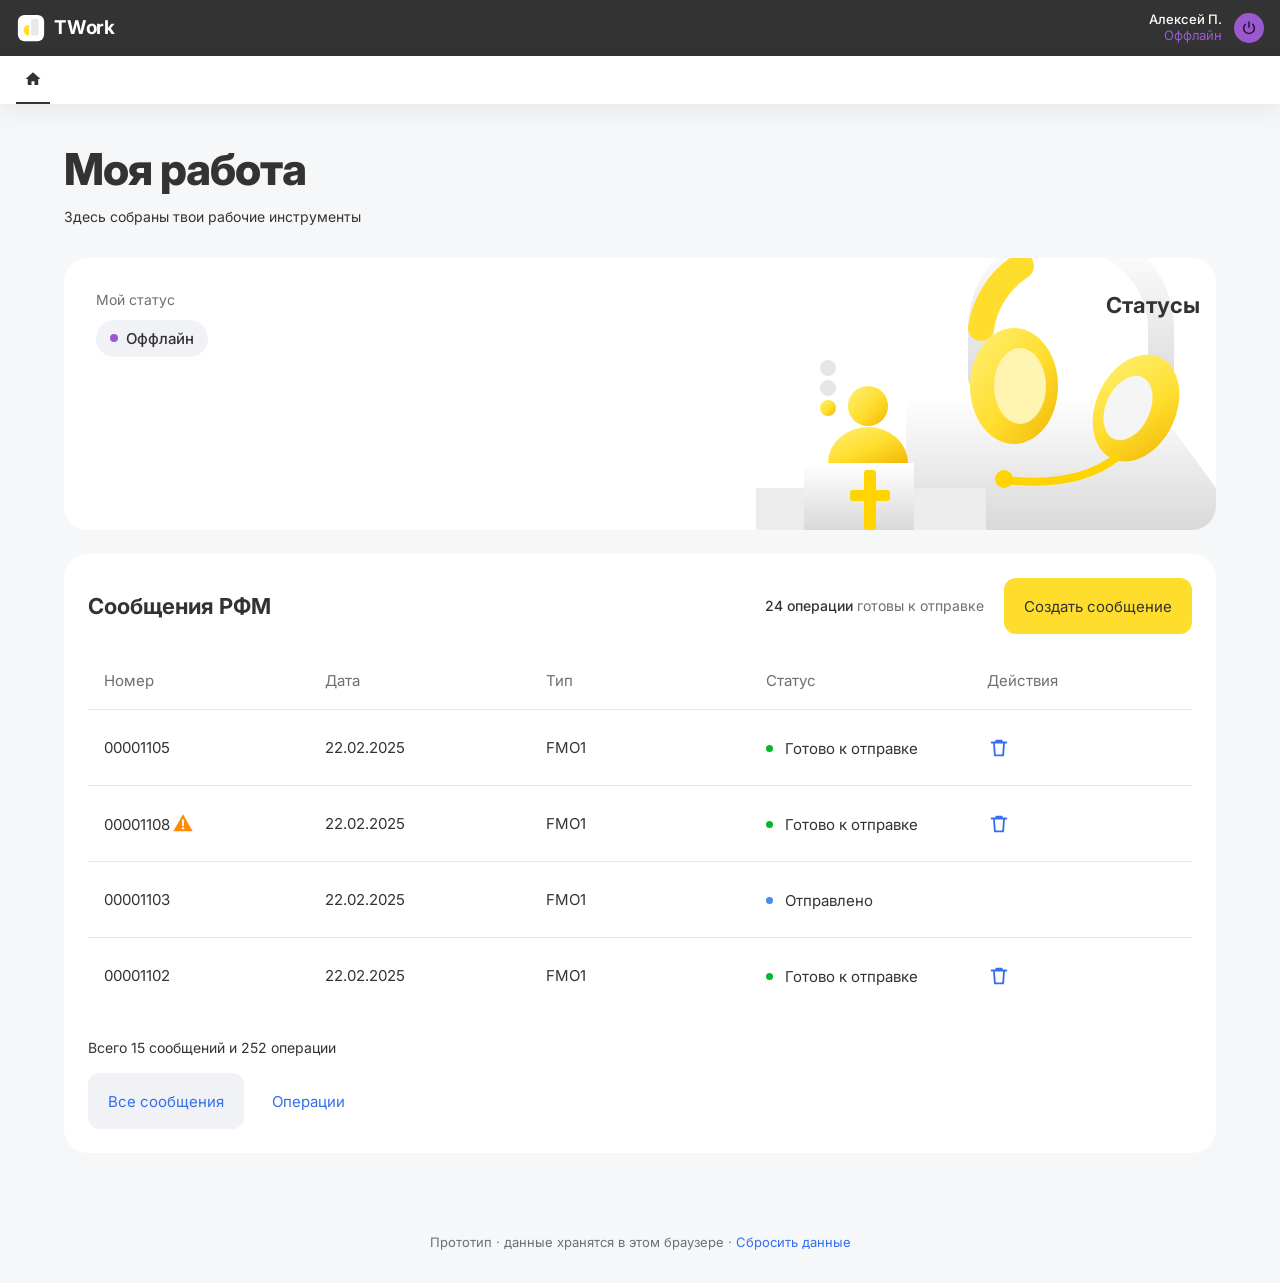
<file: index.html>
<!doctype html>
<html lang="ru">
<head>
  <meta charset="utf-8">
  <meta name="viewport" content="width=device-width, initial-scale=1">
  <title>TWork — Фин-мониторинг (прототип)</title>
  <link rel="preconnect" href="https://fonts.googleapis.com">
  <link rel="preconnect" href="https://fonts.gstatic.com" crossorigin>
  <link href="https://fonts.googleapis.com/css2?family=Inter:wght@400;500;600;700;800&display=swap" rel="stylesheet">
  <link rel="stylesheet" href="styles.css">
</head>
<body>
  <header class="topbar">
    <a class="brand" href="#/" aria-label="TWork — на главную">
      <svg class="brand__logo" viewBox="0 0 32 32" aria-hidden="true">
        <rect x="2" y="2" width="28" height="28" rx="7" fill="#fff"/>
        <path d="M8 18c0-3 2-5 5-5h1v11c-3.5 0-6-2.5-6-6z" fill="#ffdd2d"/>
        <rect x="16" y="6" width="8" height="18" rx="3" fill="#e9e9e9"/>
      </svg>
      <span class="brand__name">TWork</span>
    </a>

    <div class="user">
      <a class="user__info" href="#/statuses" title="Сменить статус">
        <div class="user__name">Алексей П.</div>
        <div class="user__status" id="user-status">Оффлайн</div>
      </a>
      <button class="user__power" id="user-power" type="button" data-action="toggle-power" aria-label="Выйти на линию">
        <svg viewBox="0 0 24 24" aria-hidden="true">
          <path d="M12 3v8" />
          <path d="M6.4 6.6a8 8 0 1 0 11.2 0" />
        </svg>
      </button>
    </div>
  </header>

  <nav class="subnav" aria-label="Навигация">
    <a class="subnav__item" id="nav-home" href="#/" aria-label="Главная">
      <svg viewBox="0 0 24 24" aria-hidden="true"><path d="M12 3 2 12h3v8h5v-5h4v5h5v-8h3z"/></svg>
    </a>
    <ol class="crumbs" id="crumbs"></ol>
  </nav>

  <main class="page" id="app"></main>

  <footer class="proto-footer">
    Прототип · данные хранятся в этом браузере ·
    <button type="button" class="linklike" data-action="reset">Сбросить данные</button>
  </footer>

  <aside class="drawer" id="drawer" hidden></aside>

  <div class="toasts" id="toasts" aria-live="polite"></div>

  <script src="app.js"></script>
</body>
</html>
</file>
<file: styles.css>
:root {
  --bg: #f6f7f8;
  --surface: #ffffff;
  --topbar: #333333;
  --text: #333333;
  --text-muted: #6b7076;
  --border: #e3e5e8;
  --accent: #ffdd2d;
  --accent-hover: #fcc521;
  --link: #336fee;
  --secondary-bg: #f0f2f5;
  --secondary-hover: #e4e7ec;
  --ok: #00b92d;
  --info: #428bf9;
  --offline: #9b59d0;
  --danger: #f52222;
  --radius-card: 24px;
  --radius-btn: 12px;
}

* { box-sizing: border-box; }

html, body { margin: 0; }

body {
  background: var(--bg);
  color: var(--text);
  font: 15px/1.4 Inter, "Helvetica Neue", Arial, sans-serif;
  -webkit-font-smoothing: antialiased;
}

button { font: inherit; cursor: pointer; }
a { color: inherit; text-decoration: none; }

/* ---------- Верхняя панель ---------- */
.topbar {
  height: 56px;
  background: var(--topbar);
  color: #fff;
  display: flex;
  align-items: center;
  justify-content: space-between;
  padding: 0 16px;
}

.brand { display: flex; align-items: center; gap: 8px; }
.brand__logo { width: 30px; height: 30px; }
.brand__name { font-weight: 700; font-size: 19px; letter-spacing: -.2px; }

.user { display: flex; align-items: center; gap: 12px; }
.user__info { text-align: right; line-height: 1.2; }
.user__name { font-size: 13px; font-weight: 500; }
.user__status { font-size: 13px; color: var(--offline); }

.user__power {
  width: 30px; height: 30px;
  border-radius: 50%;
  border: 0;
  background: var(--offline);
  display: grid; place-items: center;
  padding: 0;
}
.user__power svg {
  width: 16px; height: 16px;
  fill: none; stroke: #2b1640; stroke-width: 2.4; stroke-linecap: round;
}

/* ---------- Подменю ---------- */
.subnav {
  height: 48px;
  background: var(--surface);
  box-shadow: 0 8px 24px rgba(0, 0, 0, .06);
  display: flex;
  align-items: stretch;
  padding: 0 16px;
  position: relative;
}
.subnav__item {
  display: flex; align-items: center;
  padding: 0 8px;
  border-bottom: 2px solid transparent;
}
.subnav__item svg { width: 18px; height: 18px; fill: var(--text); }
.subnav__item.is-active { border-bottom-color: var(--text); }

/* ---------- Контент ---------- */
.page {
  max-width: 1184px;
  margin: 0 auto;
  padding: 40px 16px 80px;
}

.page__title {
  margin: 0;
  font-size: 44px;
  line-height: 1.15;
  font-weight: 800;
  letter-spacing: -1px;
}
.page__subtitle { margin: 12px 0 0; font-size: 14px; }

.card {
  background: var(--surface);
  border-radius: var(--radius-card);
}

/* ---------- Баннер ---------- */
.banner {
  display: block;
  position: relative;
  margin-top: 32px;
  transition: box-shadow .2s;
  height: 272px;
  overflow: hidden;
}
.banner__title {
  position: absolute;
  top: 32px; right: 16px;
  margin: 0;
  font-size: 22px;
  font-weight: 700;
  z-index: 1;
}
.banner__art {
  position: absolute;
  right: 0; bottom: 0;
  width: 460px; height: 272px;
  max-width: 100%;
}
.banner__art svg { width: 100%; height: 100%; display: block; }

/* ---------- Сообщения ---------- */
.messages {
  margin-top: 40px;
  padding: 24px;
}

.messages__head {
  display: flex;
  align-items: center;
  justify-content: space-between;
  gap: 16px;
  flex-wrap: wrap;
}
.messages__title { margin: 0; font-size: 22px; font-weight: 700; }

.messages__actions { display: flex; align-items: center; gap: 20px; flex-wrap: wrap; }
.ready { font-size: 14px; color: var(--text-muted); }
.ready b { color: var(--text); font-weight: 500; }

.btn {
  display: inline-flex; align-items: center; justify-content: center;
  height: 56px;
  padding: 0 20px;
  border: 0;
  border-radius: var(--radius-btn);
  font-size: 15px;
  transition: background .15s;
}
.btn--primary { background: var(--accent); color: var(--text); }
.btn--primary:hover { background: var(--accent-hover); }
.btn--secondary { background: var(--secondary-bg); color: var(--link); }
.btn--secondary:hover { background: var(--secondary-hover); }
.btn--link { background: none; color: var(--link); }
.btn--link:hover { background: var(--secondary-bg); }

.table-wrap { margin-top: 28px; overflow-x: auto; }

.table {
  width: 100%;
  border-collapse: collapse;
  font-size: 15px;
  min-width: 640px;
}
.table th {
  text-align: left;
  font-weight: 400;
  color: var(--text-muted);
  padding: 8px 16px 18px;
  border-bottom: 1px solid var(--border);
  width: 20%;
}
.table td {
  white-space: nowrap;
  height: 76px;
  padding: 0 16px;
  border-bottom: 1px solid var(--border);
  vertical-align: middle;
}
.table tbody tr:last-child td { border-bottom: 0; }

.warn { display: inline-flex; vertical-align: -4px; margin-left: 2px; }
.warn svg { width: 22px; height: 22px; }

.status { display: inline-flex; align-items: center; gap: 12px; }
.status::before {
  content: "";
  width: 7px; height: 7px;
  border-radius: 50%;
  background: currentColor;
}
.status--ready::before { background: var(--ok); }
.status--sent::before { background: var(--info); }

.icon-btn {
  width: 44px; height: 44px;
  border: 0;
  border-radius: 8px;
  background: transparent;
  display: grid; place-items: center;
  padding: 0;
  margin-left: -10px;
  transition: background .15s;
}
.icon-btn:hover, .icon-btn:focus-visible { background: var(--secondary-bg); }
.icon-btn svg {
  width: 22px; height: 22px;
  fill: none; stroke: var(--link); stroke-width: 2; stroke-linejoin: round; stroke-linecap: round;
}

.messages__total { margin: 24px 0 16px; font-size: 14px; }

.messages__links { display: flex; gap: 8px; }

/* ---------- Прототип: общие элементы ---------- */
.banner:hover { box-shadow: 0 12px 32px rgba(0,0,0,.08); }
.banner__text {
  position: absolute; left: 32px; top: 32px;
  display: flex; flex-direction: column; gap: 10px; align-items: flex-start;
  z-index: 1;
}
.banner__label { font-size: 14px; color: var(--text-muted); }
.status-chip {
  display: inline-flex; align-items: center; gap: 8px;
  padding: 8px 14px; border-radius: 20px;
  background: var(--secondary-bg); font-weight: 500;
}
.status-chip::before { content: ""; width: 8px; height: 8px; border-radius: 50%; background: var(--c); }

.user__info { color: #fff; }
.user__info:hover .user__name { text-decoration: underline; }
.user__status { transition: color .2s; }
.user__power { transition: background .2s; }

.crumbs {
  display: flex; align-items: center; gap: 8px;
  margin: 0; padding: 0 0 0 8px; list-style: none;
  font-size: 14px; color: var(--text-muted);
  overflow: hidden; white-space: nowrap;
}
.crumbs li { display: flex; align-items: center; gap: 8px; }
.crumbs li::before { content: "/"; color: #c4c7cc; }
.crumbs a:hover { color: var(--text); }
.crumbs span { color: var(--text); }

.page__title--sm { font-size: 34px; }
.page-head {
  display: flex; align-items: flex-start; justify-content: space-between;
  gap: 16px; flex-wrap: wrap; margin-bottom: 32px;
}
.page-head__status { margin-top: 12px; }
.page-head__actions { display: flex; gap: 12px; flex-wrap: wrap; }
.page > .card + .card { margin-top: 24px; }
.page__subtitle + .card { margin-top: 32px; }
.page__title--sm + .card { margin-top: 32px; }

.back {
  display: inline-flex; align-items: center; gap: 4px;
  color: var(--link); font-size: 14px; margin-bottom: 16px;
}
.back svg { width: 18px; height: 18px; fill: none; stroke: currentColor; stroke-width: 2; stroke-linecap: round; stroke-linejoin: round; }

.link, .row-link { color: inherit; }
.link { color: var(--link); }
.link:hover { text-decoration: underline; }
.muted { color: var(--text-muted); }

.linklike {
  border: 0; background: none; padding: 0;
  color: var(--link); cursor: pointer;
}
.linklike:hover { text-decoration: underline; }
.linklike--warn { color: #e07800; }

.btn { cursor: pointer; white-space: nowrap; }
.btn:disabled { opacity: .45; cursor: not-allowed; }
.btn--sm { height: 40px; padding: 0 16px; font-size: 14px; }
.btn--danger { color: #e53935; }
.btn--danger-solid { background: #f44336; color: #fff; }
.btn--danger-solid:hover { background: #e53935; }
.btn:focus-visible, .chip:focus-visible, .tab:focus-visible, .icon-btn:focus-visible, a:focus-visible {
  outline: 2px solid var(--link); outline-offset: 2px;
}

.ready:is(a):hover b { text-decoration: underline; }

.table--click tbody tr { cursor: pointer; transition: background .12s; }
.table--click tbody tr:hover { background: #fafbfc; }
.table .num { text-align: right; }
.table .col-check { width: 48px; padding-right: 0; }
.table tbody tr.is-selected { background: #fffbe0; }
.table th { width: auto; }
.table--click th { width: 20%; }

.check { width: 18px; height: 18px; accent-color: #333; cursor: pointer; }

.toolbar {
  display: flex; align-items: center; justify-content: space-between;
  gap: 16px; flex-wrap: wrap;
}
.chips, .tabs { display: flex; gap: 8px; flex-wrap: wrap; }
.chip, .tab {
  height: 40px; padding: 0 14px;
  border: 0; border-radius: 20px;
  background: var(--secondary-bg); color: var(--text);
  display: inline-flex; align-items: center; gap: 8px;
  font-size: 14px;
}
.chip:hover, .tab:hover { background: var(--secondary-hover); }
.chip.is-active, .tab.is-active { background: var(--text); color: #fff; }
.chip__count { opacity: .6; }

.search {
  display: flex; align-items: center; gap: 8px;
  height: 40px; padding: 0 12px;
  border-radius: 12px; background: var(--secondary-bg);
  min-width: 240px;
}
.search svg { width: 18px; height: 18px; fill: none; stroke: var(--text-muted); stroke-width: 2; stroke-linecap: round; flex: none; }
.search input { border: 0; background: none; font: inherit; font-size: 14px; outline: none; width: 100%; color: var(--text); }

.empty { padding: 48px 16px; text-align: center; color: var(--text-muted); }
.more { display: flex; justify-content: center; margin-top: 20px; }

.callout {
  display: flex; align-items: center; gap: 16px;
  padding: 16px 20px; margin-bottom: 24px;
  background: #fff4e5; border-radius: 16px;
}
.callout__icon svg { width: 28px; height: 28px; display: block; }
.callout__body { flex: 1; }
.callout__body p { margin: 4px 0 0; font-size: 14px; }

.details { padding: 24px; }
.facts {
  display: grid; grid-template-columns: repeat(auto-fit, minmax(180px, 1fr));
  gap: 20px; margin: 0;
}
.facts dt { font-size: 13px; color: var(--text-muted); margin-bottom: 6px; }
.facts dd { margin: 0; font-size: 17px; font-weight: 600; }
.facts small { display: block; font-size: 13px; font-weight: 400; color: var(--text-muted); margin-top: 2px; }

.options { display: grid; grid-template-columns: repeat(auto-fit, minmax(240px, 1fr)); gap: 12px; margin-top: 16px; }
.options--list { grid-template-columns: 1fr; margin-top: 0; }
.option {
  display: grid; grid-template-columns: auto auto 1fr; align-items: center; column-gap: 12px; row-gap: 2px;
  padding: 16px 18px; border-radius: 16px;
  border: 2px solid var(--border); cursor: pointer;
  transition: border-color .15s, background .15s;
}
.option:hover { border-color: #c9ccd1; }
.option.is-active { border-color: var(--text); background: #fafafa; }
.option input { accent-color: #333; width: 18px; height: 18px; margin: 0; }
.option > span:last-child { grid-column: 2 / -1; color: var(--text-muted); font-size: 14px; }
.options:not(.options--list) .option > span:last-child { grid-column: 2 / -1; }
.option .dot { width: 10px; height: 10px; border-radius: 50%; }
.options--list .option { grid-template-columns: auto auto 1fr; }
.options--list .option > span:last-child { grid-column: 3; }

.form-actions {
  position: sticky; bottom: 16px;
  display: flex; justify-content: flex-end; gap: 12px;
  margin-top: 24px; padding: 12px;
  background: rgba(255,255,255,.92); backdrop-filter: blur(8px);
  border-radius: 20px; box-shadow: 0 8px 32px rgba(0,0,0,.1);
}

.selbar {
  position: fixed; left: 50%; bottom: 24px; transform: translateX(-50%);
  display: flex; align-items: center; gap: 24px;
  padding: 10px 10px 10px 24px;
  background: var(--topbar); color: #fff;
  border-radius: 20px; box-shadow: 0 12px 40px rgba(0,0,0,.25);
  width: max-content; max-width: calc(100% - 32px);
  font-size: 14px; z-index: 20;
}
.selbar__actions { display: flex; gap: 8px; }
.selbar .btn--link { color: #fff; }
.selbar .btn--link:hover { background: rgba(255,255,255,.1); }

.field { display: flex; flex-direction: column; gap: 6px; margin-top: 16px; }
.field span { font-size: 13px; color: var(--text-muted); }
.field input {
  height: 48px; padding: 0 14px; font: inherit;
  border: 2px solid var(--border); border-radius: 12px; outline: none;
}
.field input:focus { border-color: var(--text); }
.field__error { color: #e53935; font-size: 13px; min-height: 16px; }

.modal { position: fixed; inset: 0; z-index: 50; display: grid; place-items: center; padding: 16px; }
.modal__backdrop { position: absolute; inset: 0; background: rgba(0,0,0,.45); animation: fade .15s; }
.modal__dialog {
  position: relative; width: 100%; max-width: 440px;
  background: #fff; border-radius: 24px; padding: 28px;
  box-shadow: 0 24px 64px rgba(0,0,0,.25); animation: pop .18s;
}
.modal__title { margin: 0; font-size: 22px; }
.modal__body p { margin: 12px 0 0; color: var(--text-muted); }
.modal__actions { display: flex; justify-content: flex-end; gap: 12px; margin-top: 24px; }
.modal__actions .btn { height: 48px; }
body.no-scroll { overflow: hidden; }

.toasts {
  position: fixed; top: 72px; right: 16px; z-index: 60;
  display: flex; flex-direction: column; gap: 8px; align-items: flex-end;
}
.toast {
  display: flex; align-items: center; gap: 16px;
  padding: 14px 18px; border-radius: 14px;
  background: var(--topbar); color: #fff; font-size: 14px;
  box-shadow: 0 12px 32px rgba(0,0,0,.2); animation: pop .18s;
}
.toast button { border: 0; background: none; color: var(--accent); font-weight: 600; padding: 0; }

.proto-footer {
  text-align: center; font-size: 13px; color: var(--text-muted);
  padding: 0 16px 32px;
}

@keyframes fade { from { opacity: 0; } }
@keyframes pop { from { opacity: 0; transform: translateY(6px) scale(.98); } }

/* ---------- Выбор операций (макет «Сообщение 0000xxxx») ---------- */
.navtabs { display: flex; align-items: stretch; margin: 0; padding: 0 0 0 16px; list-style: none; }
.navtab {
  display: flex; align-items: center; gap: 8px;
  padding: 0 4px; font-size: 14px;
  border-bottom: 2px solid transparent;
}
.navtab.is-active { border-bottom-color: var(--text); }
.navtab__close { display: grid; place-items: center; width: 22px; height: 22px; border-radius: 6px; }
.navtab__close:hover { background: var(--secondary-bg); }
.navtab__close svg { width: 16px; height: 16px; fill: none; stroke: var(--text); stroke-width: 2.4; stroke-linecap: round; }

.picker { padding: 28px; }
.picker__title { margin: 0; font-size: 26px; font-weight: 700; }
.picker__subtitle { margin: 28px 0 0; font-size: 20px; font-weight: 600; }

.filters {
  display: grid; grid-template-columns: 1fr minmax(200px, 400px);
  gap: 2px; margin-top: 24px;
}
.filters input, .filters select {
  width: 100%; height: 64px; padding: 0 18px;
  border: 0; outline: none; font: inherit; font-size: 15px; color: var(--text);
  background: var(--secondary-bg);
}
.filters input { border-radius: 12px 0 0 12px; }
.filters input::placeholder { color: var(--text-muted); }
.filters select {
  border-radius: 0 12px 12px 0; appearance: none; cursor: pointer;
  background: var(--secondary-bg) url("data:image/svg+xml,%3Csvg xmlns='http://www.w3.org/2000/svg' viewBox='0 0 24 24'%3E%3Cpath d='M6 9l6 6 6-6' fill='none' stroke='%23666' stroke-width='2' stroke-linecap='round'/%3E%3C/svg%3E") right 18px center / 20px no-repeat;
}
.filters input:focus, .filters select:focus { box-shadow: inset 0 0 0 2px #c9ccd1; }

.table--ops th { font-size: 13px; line-height: 1.5; padding: 16px 12px; vertical-align: middle; }
.table--ops td { height: auto; padding: 18px 12px; vertical-align: top; white-space: normal; }
.table--ops td:first-child, .table--ops th:first-child { padding-left: 16px; }
.table--ops tbody tr:last-child td { border-bottom: 0; }
.table--ops .sub { font-size: 13px; color: var(--text-muted); margin-top: 4px; }
.table--ops td.col-check { padding-top: 20px; }
body.has-tablebar .table--ops tbody tr { cursor: pointer; }
.table--ops tbody tr.is-selected { background: transparent; }

.badge {
  display: inline-block; margin-top: 6px;
  padding: 1px 8px; border-radius: 6px;
  background: #e8eef9; color: #2c3e66; font-size: 12px;
}
.text-warn { color: #e07800; }

/* Жёлтый чекбокс как в макете */
.check {
  appearance: none; -webkit-appearance: none;
  width: 20px; height: 20px; margin: 0;
  border: 2px solid #c4c7cc; border-radius: 5px;
  background: #fff; cursor: pointer; display: block;
  transition: background .12s, border-color .12s;
}
.check:hover { border-color: #9aa0a6; }
.check:checked, .check:indeterminate { background: var(--accent) center / 14px no-repeat; border-color: var(--accent); }
.check:checked { background-image: url("data:image/svg+xml,%3Csvg xmlns='http://www.w3.org/2000/svg' viewBox='0 0 24 24'%3E%3Cpath d='M5 12.5l4.5 4.5L19 7.5' fill='none' stroke='%23333' stroke-width='3' stroke-linecap='round' stroke-linejoin='round'/%3E%3C/svg%3E"); }
.check:indeterminate { background-image: url("data:image/svg+xml,%3Csvg xmlns='http://www.w3.org/2000/svg' viewBox='0 0 24 24'%3E%3Cpath d='M6 12h12' stroke='%23333' stroke-width='3' stroke-linecap='round'/%3E%3C/svg%3E"); }
.check:focus-visible { outline: 2px solid var(--link); outline-offset: 2px; }

.tablebar {
  position: fixed; left: 0; right: 0; bottom: 0; z-index: 20;
  display: flex; align-items: center; justify-content: space-between; gap: 16px;
  padding: 16px max(16px, calc((100% - 1152px) / 2 + 16px));
  background: #5c636b; color: #fff; font-size: 15px;
}
.tablebar .btn { height: 64px; padding: 0 24px; }
body.has-tablebar { padding-bottom: 96px; }
body.has-tablebar .proto-footer { display: none; }

.facts--modal { grid-template-columns: 1fr 1fr; margin-top: 16px; }
.facts--modal dd { font-size: 15px; }

/* ---------- Список операций: фильтры (макет «Операции») ---------- */
.filters--ops { grid-template-columns: repeat(3, minmax(0, 1fr)); }
.filters > * { min-width: 0; }
.filters--ops .filters__row { grid-column: 1 / -1; }
.filters--ops .filters__row input { border-radius: 12px 12px 0 0; height: 76px; }
.fsel {
  position: relative; height: 76px;
  display: flex; flex-direction: column; justify-content: center;
  padding: 0 84px 0 22px;
  background: var(--secondary-bg);
}
.filters--ops > .fsel:nth-of-type(1) { border-radius: 0 0 0 12px; }
.filters--ops > .fsel:last-child { border-radius: 0 0 12px 0; }
.fsel__label { font-size: 17px; color: var(--text-muted); transition: font-size .12s; }
.fsel__value { font-size: 17px; white-space: nowrap; overflow: hidden; text-overflow: ellipsis; }
.fsel:not(.has-value) .fsel__value { display: none; }
.fsel.has-value .fsel__label { font-size: 14px; margin-bottom: 2px; }
.fsel select {
  position: absolute; inset: 0; width: 100%; height: 100%;
  opacity: 0; cursor: pointer; border: 0; font-size: 16px;
}
.fsel:focus-within { box-shadow: inset 0 0 0 2px #c9ccd1; }
.fsel__chevron, .fsel__icon {
  position: absolute; right: 22px; top: 50%; transform: translateY(-50%);
  width: 22px; height: 22px; pointer-events: none;
  fill: none; stroke: #666; stroke-width: 2; stroke-linecap: round; stroke-linejoin: round;
}
.fsel__icon svg { width: 26px; height: 26px; fill: none; stroke: #8a8f96; stroke-width: 1.6; stroke-linecap: round; }
.fsel__icon { width: 26px; height: 26px; }
.fsel__clear {
  position: absolute; right: 54px; top: 50%; transform: translateY(-50%); z-index: 2;
  width: 26px; height: 26px; border: 0; border-radius: 6px; background: none; padding: 0;
  display: grid; place-items: center;
}
.fsel__clear:hover { background: var(--secondary-hover); }
.fsel__clear svg { width: 18px; height: 18px; fill: none; stroke: #666; stroke-width: 2.2; stroke-linecap: round; }
.fsel--period .fsel__clear { right: 60px; }
.fsel__trigger {
  position: absolute; inset: 0; z-index: 1;
  display: flex; flex-direction: column; justify-content: center; align-items: flex-start;
  padding: 0 84px 0 22px; border: 0; background: none; text-align: left; color: var(--text);
}
.fsel__trigger:focus-visible { outline: 2px solid var(--link); outline-offset: -2px; border-radius: inherit; }

.popover {
  position: absolute; top: calc(100% + 8px); right: 0; z-index: 30;
  width: 360px; max-width: calc(100vw - 32px);
  padding: 20px; background: #fff; border-radius: 16px;
  box-shadow: 0 16px 48px rgba(0,0,0,.18); animation: pop .15s;
}
.popover__fields { display: grid; grid-template-columns: 1fr 1fr; gap: 12px; }
.popover__fields .field { margin-top: 0; }
.popover__fields input { padding: 0 10px; }
.popover__presets { display: flex; gap: 8px; margin-top: 16px; flex-wrap: wrap; }
.popover__presets .chip { height: 32px; font-size: 13px; }
.popover__actions { display: flex; justify-content: flex-end; gap: 8px; margin-top: 20px; }

.empty__btn { margin-top: 16px; }
.table--ops .col-client { max-width: 340px; }
.ellipsis { overflow: hidden; text-overflow: ellipsis; white-space: nowrap; }

/* ---------- ОСХ: проверка операций ---------- */

.tag {
  display: inline-block; padding: 3px 10px; border-radius: 8px;
  background: var(--secondary-bg); font-size: 13px; font-weight: 500;
}
.tag--osh { background: #fff1dc; color: #b55d00; }

.review-cell { display: flex; flex-direction: column; align-items: flex-start; gap: 6px; }
.review-cell .sub { margin-top: 0; }
.table--ops tbody tr.is-link { cursor: pointer; transition: background .12s; }
.table--ops tbody tr.is-link:hover { background: #fafbfc; }
.table--ops tbody tr.is-link td:last-child { position: relative; padding-right: 32px; }
.table--ops tbody tr.is-link td:last-child::after {
  content: "›"; position: absolute; right: 12px; top: 16px; font-size: 22px; color: #b0b4ba;
}



.page-head__status { display: flex; gap: 8px; align-items: center; flex-wrap: wrap; }

.op-grid { display: grid; grid-template-columns: 1fr 1fr; gap: 24px; align-items: start; }
.op-grid .card { margin-top: 0 !important; }
.details__title { margin: 0 0 20px; font-size: 18px; }
.facts--2 { grid-template-columns: 1fr 1fr; }
.facts--2 dd { font-size: 15px; }

.mini-table { width: 100%; border-collapse: collapse; margin-top: 20px; font-size: 14px; }
.mini-table th { text-align: left; font-weight: 400; color: var(--text-muted); font-size: 13px; padding: 8px 8px 8px 0; border-bottom: 1px solid var(--border); }
.mini-table td { padding: 10px 8px 10px 0; border-bottom: 1px solid var(--border); }
.mini-table .num { text-align: right; padding-right: 0; }
.mini-table tr.is-flag td { background: #fffaf2; }
.mini-table .tag { font-size: 11px; padding: 1px 6px; margin-left: 4px; }

.term { margin-top: 20px; }
.term__bar { height: 8px; border-radius: 4px; background: var(--secondary-bg); overflow: hidden; }
.term__bar span { display: block; height: 100%; background: #ff8a00; border-radius: 4px; }
.term__text { margin-top: 8px; font-size: 14px; }

.page > .op-grid + .card, .page > .callout + .op-grid { margin-top: 24px; }
.verdict { margin-top: 24px; }
.verdict__lead { margin: 0 0 4px; font-weight: 500; }
.verdict .options { margin-top: 12px; }
.verdict .option { grid-template-columns: auto 1fr; }
.verdict .option > span:last-child { grid-column: 2; }
.field textarea {
  padding: 12px 14px; font: inherit; resize: vertical;
  border: 2px solid var(--border); border-radius: 12px; outline: none;
}
.field textarea:focus { border-color: var(--text); }
.verdict__actions {
  display: flex; justify-content: flex-start; align-items: center; gap: 12px; flex-wrap: wrap;
  margin-top: 32px;
}
.verdict__actions [hidden] { display: none; }


.next-op {
  display: flex; align-items: center; justify-content: space-between; gap: 16px; flex-wrap: wrap;
  margin-top: 24px; font-size: 14px; color: var(--text-muted);
}

/* ---------- Платёж третьего лица ---------- */
.pay-card__head {
  display: flex; justify-content: space-between; align-items: flex-start; gap: 16px;
  padding-bottom: 16px; margin-bottom: 20px; border-bottom: 1px solid var(--border);
}
.pay-card__title { font-weight: 600; }
.pay-card__head .sub { font-size: 13px; color: var(--text-muted); margin-top: 4px; }
.pay-card__sum { font-size: 20px; font-weight: 700; white-space: nowrap; }
.pay-card__purpose { grid-column: 1 / -1; }
.pay-card__purpose dd {
  background: var(--secondary-bg); border-radius: 10px; padding: 12px 14px;
  font-size: 14px; font-weight: 400; line-height: 1.5;
}

.modal__body .field textarea { width: 100%; }

.tfield {
  position: relative; display: block; margin-top: 16px;
  padding: 12px 16px 28px; border-radius: 16px; background: var(--secondary-bg);
  transition: box-shadow .15s;
}
.tfield:focus-within { box-shadow: inset 0 0 0 2px #c9ccd1; }
.tfield__label { display: block; font-size: 13px; color: var(--text-muted); margin-bottom: 4px; }
.tfield textarea {
  display: block; width: 100%; min-height: 64px; padding: 0; resize: vertical;
  border: 0; outline: none; background: none; font: inherit; color: var(--text);
}
.tfield__counter { position: absolute; right: 16px; bottom: 8px; font-size: 12px; color: var(--text-muted); }

.dropzone {
  margin-top: 12px; padding: 18px 16px; text-align: center;
  border: 1.5px dashed #6b9bf2; border-radius: 12px; color: var(--text-muted); font-size: 14px;
  transition: background .15s, border-color .15s;
}
.dropzone.is-over { background: #eef4ff; border-color: var(--link); }
.dropzone .linklike { font-size: 14px; }
.dropzone__desc { margin: 6px 0 0 !important; font-size: 12px; color: var(--text-muted); }

.file-list { display: flex; flex-wrap: wrap; gap: 8px; margin-top: 12px; }
.file-list:empty { display: none; }
.file-chip {
  display: flex; align-items: center; max-width: 100%;
  border: 1px solid var(--border); border-radius: 12px; background: #fff;
}
.file-chip__main {
  display: flex; align-items: center; gap: 10px; min-width: 0;
  padding: 8px 12px; border: 0; background: none; text-align: left; border-radius: 12px; color: var(--text);
}
.file-chip__main:hover { background: #fafbfc; }
.file-chip__ext {
  flex: none; display: grid; place-items: center; width: 36px; height: 36px; border-radius: 8px;
  background: #e8eef9; color: #2c3e66; font-size: 10px; font-weight: 700;
}
.file-chip__ext--lg { width: 72px; height: 72px; font-size: 16px; border-radius: 14px; }
.file-chip__text { display: flex; flex-direction: column; min-width: 0; }
.file-chip__name { font-size: 14px; white-space: nowrap; overflow: hidden; text-overflow: ellipsis; max-width: 240px; }
.file-chip__size { font-size: 12px; color: var(--text-muted); }
.file-chip__remove {
  flex: none; width: 28px; height: 28px; margin-right: 6px; border: 0; border-radius: 8px; background: none;
  display: grid; place-items: center;
}
.file-chip__remove:hover { background: var(--secondary-bg); }
.file-chip__remove svg { width: 16px; height: 16px; fill: none; stroke: #666; stroke-width: 2.2; stroke-linecap: round; }

.modal__dialog { max-height: calc(100vh - 32px); overflow: auto; }
.modal__dialog--wide { max-width: 860px; }
.preview {
  margin-top: 16px; border-radius: 12px; background: var(--secondary-bg);
  display: grid; place-items: center; min-height: 240px; overflow: hidden;
}
.preview__img { display: block; max-width: 100%; max-height: 70vh; }
.preview__pdf { width: 100%; height: 70vh; border: 0; background: #fff; }
.preview__text { width: 100%; max-height: 70vh; overflow: auto; margin: 0; padding: 16px; font-size: 13px; white-space: pre-wrap; }
.preview__none { padding: 32px 16px; text-align: center; display: grid; justify-items: center; gap: 8px; }
.preview__none p { color: var(--text-muted); margin: 0; }
.preview__meta { margin: 8px 0 0 !important; font-size: 13px; }

.notes { margin-top: 24px; }
.notes__form { max-width: 640px; }
.notes__form .tfield { margin-top: 0; }
.notes__form textarea { min-height: 96px; }
.notes__text { margin: 0; white-space: pre-wrap; }
.tfield.is-error { box-shadow: inset 0 0 0 2px #e53935; }

.segmented {
  display: inline-flex; gap: 4px; padding: 4px; margin-top: 4px;
  background: var(--secondary-bg); border-radius: 14px; max-width: 100%;
}
.segmented__item {
  display: inline-flex; align-items: center; justify-content: center; gap: 8px;
  height: 44px; padding: 0 18px; border: 0; border-radius: 10px;
  background: transparent; color: var(--text); font-size: 15px; white-space: nowrap;
  transition: background .15s, box-shadow .15s;
}
.segmented__item:hover:not(:disabled) { background: rgba(255,255,255,.6); }
.segmented__item.is-active { background: #fff; box-shadow: 0 1px 4px rgba(0,0,0,.12); font-weight: 500; }
.segmented__item:focus-visible { outline: 2px solid var(--link); outline-offset: 2px; }
.segmented__dot { width: 8px; height: 8px; border-radius: 50%; background: #c4c7cc; }
.segmented__item--pending.is-active .segmented__dot { background: var(--info); }
.segmented__item--justified.is-active .segmented__dot { background: var(--ok); }
.segmented__item--unjustified.is-active .segmented__dot { background: var(--danger); }
.segmented.is-disabled .segmented__item { cursor: default; }
.segmented.is-disabled .segmented__item:not(.is-active) { color: var(--text-muted); }
.verdict__sub { margin: 28px 0 16px; font-size: 16px; }

/* ---------- Белая колонка вместо карточки ---------- */
body.is-column .page { padding-top: 0; padding-bottom: 0; }
body.is-column .picker {
  border-radius: 0; margin: 0;
  min-height: calc(100vh - 104px);
  padding: 28px 28px 40px;
}
body.is-column.has-tablebar .picker { min-height: calc(100vh - 104px - 96px); }
body.is-column .proto-footer { display: none; }

/* ---------- Карточка операции в белой колонке ---------- */
.op-page .page-head { margin-bottom: 8px; }
.op-page .page-head__status { margin-top: 12px; }
.op-page .op-grid { gap: 48px; margin-top: 32px; }
.op-section { padding: 0; }
.op-page .verdict { margin-top: 48px; }

.verdict__sub--switch { margin-top: 32px; }

/* ---------- Блоки операции друг под другом ---------- */
.op-page .op-grid { grid-template-columns: 1fr; gap: 40px; }
.facts--op { grid-template-columns: repeat(4, minmax(0, 1fr)); gap: 20px 24px; }
.facts--op dd { font-size: 15px; }
.facts__wide { grid-column: 1 / -1; }
.facts dd.purpose {
  font-weight: 400; font-size: 14px; line-height: 1.5;
  background: var(--secondary-bg); border-radius: 10px; padding: 12px 14px; max-width: 900px;
}
.op-page .term { margin-top: 16px; max-width: 480px; }

/* ---------- Статус заключения ОСХ: точка + текст ---------- */
.vstatus { display: inline-flex; align-items: center; gap: 10px; white-space: nowrap; }
.vstatus::before { content: ""; flex: none; width: 8px; height: 8px; border-radius: 50%; }
.vstatus--pending::before { background: var(--info); }
.vstatus--justified::before { background: var(--ok); }
.vstatus--unjustified::before { background: var(--danger); }
.page-head__status .vstatus { margin: 0 6px; font-size: 14px; }

/* ---------- Фильтры выбора операций: поиск / Тип / Класс ---------- */
.filters--pick { grid-template-columns: minmax(0, 2fr) minmax(0, 1fr) minmax(0, 1fr); }
.filters--pick .filters__select select { border-radius: 0; }
.filters--pick .fsel { height: 64px; border-radius: 0 12px 12px 0; padding-left: 18px; }
.filters--pick .fsel__trigger { padding-left: 18px; }
.filters--pick .fsel__label { font-size: 15px; }
.filters--pick .fsel.has-value .fsel__label { font-size: 12px; }
.filters--pick .fsel__value { font-size: 15px; }
.fsel--menu.is-open { box-shadow: inset 0 0 0 1.5px var(--text); background: #fff; }

.menu {
  position: absolute; top: calc(100% + 8px); left: 0; right: 0; z-index: 30;
  padding: 6px; background: #fff; border-radius: 14px;
  box-shadow: 0 12px 40px rgba(0,0,0,.16); animation: pop .12s;
}
.menu__item {
  display: flex; align-items: center; gap: 12px; width: 100%;
  height: 48px; padding: 0 12px; border: 0; border-radius: 10px;
  background: none; text-align: left; color: var(--text); font-size: 15px;
}
.menu__item:hover, .menu__item:focus-visible { background: var(--secondary-bg); outline: none; }
.menu__label { flex: 1; }
.menu__count {
  min-width: 20px; height: 20px; padding: 0 6px; border-radius: 10px;
  display: grid; place-items: center;
  background: #e1e4e8; color: var(--text-muted); font-size: 12px; font-weight: 600;
}
.menu__check { width: 20px; height: 20px; display: grid; place-items: center; }
.menu__check svg { width: 18px; height: 18px; fill: none; stroke: var(--link); stroke-width: 2.6; stroke-linecap: round; stroke-linejoin: round; }

/* ---------- Drawer операции ---------- */
.drawer { position: fixed; inset: 0 0 0 auto; z-index: 40; width: 500px; max-width: 100%; }
.drawer[hidden] { display: none; }
.drawer__panel {
  height: 100%; display: flex; flex-direction: column;
  background: #fff; border-radius: 24px 0 0 24px;
  box-shadow: -12px 0 40px rgba(0,0,0,.14); outline: none;
}
.drawer__panel.is-entering { animation: drawer-in .22s ease-out; }
@keyframes drawer-in { from { transform: translateX(40px); opacity: 0; } }

.drawer__head { position: relative; padding: 24px 24px 16px; border-bottom: 1px solid var(--border); }
.drawer__caption { font-size: 12px; color: var(--text-muted); text-transform: uppercase; letter-spacing: .02em; padding-right: 40px; }
.drawer__title { margin: 6px 0 0; font-size: 20px; font-weight: 700; padding-right: 40px; }
.drawer__tags { display: flex; flex-wrap: wrap; gap: 8px; margin-top: 12px; }
.drawer__close {
  position: absolute; top: 18px; right: 18px; width: 36px; height: 36px;
  border: 0; border-radius: 10px; background: none; display: grid; place-items: center;
}
.drawer__close:hover { background: var(--secondary-bg); }
.drawer__close svg { width: 20px; height: 20px; fill: none; stroke: #555; stroke-width: 2.2; stroke-linecap: round; }

.drawer__body { flex: 1; overflow-y: auto; padding: 20px 24px 32px; overscroll-behavior: contain; }
.drawer__body .op-section + .op-section { margin-top: 28px; }
.drawer__section { margin: 0 0 14px; font-size: 16px; font-weight: 600; }
.drawer .facts--op { grid-template-columns: repeat(2, minmax(0, 1fr)); gap: 16px 20px; }
.drawer .facts--op dd { font-size: 14px; }
.drawer .notes__form { max-width: none; }
.drawer .verdict { margin-top: 28px; }
.drawer .verdict__sub--switch { margin-top: 24px; }
.drawer .segmented { display: flex; width: 100%; }
.drawer .segmented__item { flex: 1; padding: 0 8px; font-size: 14px; gap: 6px; }

.drawer__foot {
  display: flex; gap: 12px; align-items: center; flex-wrap: wrap;
  padding: 12px 24px; border-top: 1px solid var(--border); background: #fff;
}
.drawer__foot .btn { height: 48px; }

.table--ops tbody tr.is-current, .table--ops tbody tr.is-current:hover { background: #fff8d6; }

/* ---------- Адаптив ---------- */
@media (max-width: 720px) {
  .page { padding-top: 28px; }
  .page__title { font-size: 32px; }
  .banner { height: 200px; }
  .banner__art { width: 340px; height: 200px; }
  .banner__title { top: 20px; font-size: 18px; }
  .messages { padding: 20px 16px; }
  .messages__actions { width: 100%; justify-content: space-between; }
  .btn { height: 48px; }
  .banner__text { left: 20px; top: 20px; }
  .banner__title { display: none; }
  .page__title--sm { font-size: 28px; }
  .search { min-width: 0; width: 100%; }
  .callout { flex-wrap: wrap; }
  .selbar { flex-direction: column; align-items: stretch; gap: 8px; padding: 14px; bottom: 16px; }
  .selbar__actions { justify-content: flex-end; }
  .modal__actions .btn { flex: 1; }
  .picker { padding: 20px 16px; }
  body.is-column .page { padding-left: 0; padding-right: 0; }
  body.is-column .picker { padding: 20px 16px 32px; }
  .filters { grid-template-columns: 1fr; gap: 8px; }
  .filters input, .filters select { border-radius: 12px; height: 52px; }
  .tablebar .btn { height: 52px; }
  .filters--ops { grid-template-columns: minmax(0, 1fr); }
  .filters--pick { grid-template-columns: minmax(0, 1fr); }
  .filters--pick .fsel { border-radius: 12px; }
  .filters--ops .filters__row input, .filters--ops > .fsel { border-radius: 12px !important; }
  .fsel { height: 64px; }
  .table--ops .col-client { max-width: 220px; }
  .op-grid { grid-template-columns: 1fr; }
  .drawer { width: 100%; }
  .drawer__panel { border-radius: 0; }
  .drawer .segmented { flex-direction: column; }
  .drawer .segmented__item { justify-content: flex-start; }
  .op-page .op-grid { gap: 28px; }
  .facts--op { grid-template-columns: repeat(2, minmax(0, 1fr)); }
  .segmented { display: flex; flex-direction: column; width: 100%; }
  .segmented__item { justify-content: flex-start; }
  .pay-card__head { flex-direction: column; }
  .facts--2 { grid-template-columns: 1fr; }
}
</file>
